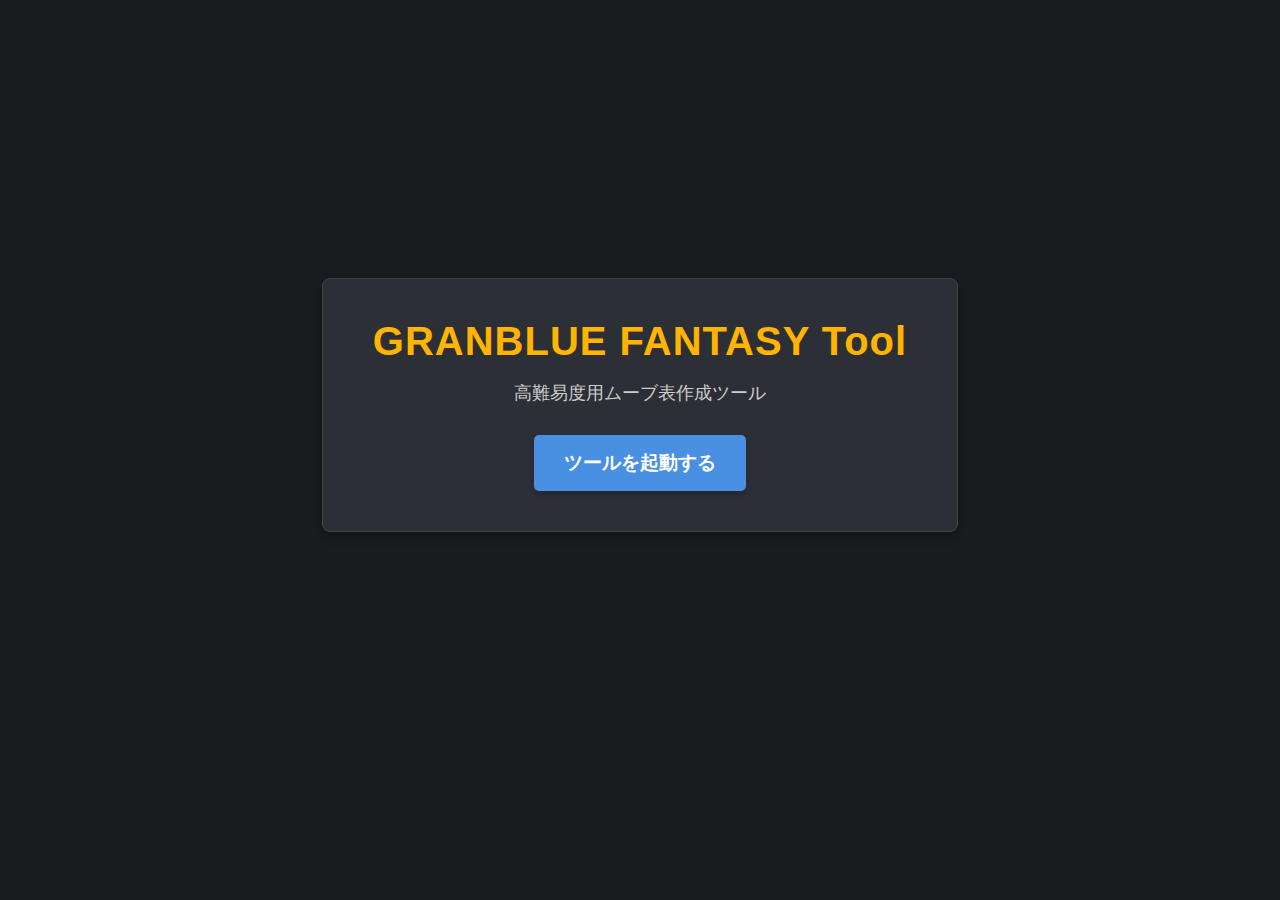
<file: index.html>
<!DOCTYPE html>
<html lang="ja">
<head>
    <meta charset="UTF-8">
    <meta name="viewport" content="width=device-width, initial-scale=1.0">
    <title>GRANBLUE FANTASY Tool</title>
    <style>
        /* CSSもこのファイルにまとめてしまいます */
        body {
            font-family: 'Hiragino Sans', 'Hiragino Kaku Gothic ProN', 'Meiryo', sans-serif;
            background-color: #1a1c20; /* ダークモード背景 */
            color: #e0e0e0;
            display: flex;
            justify-content: center;
            align-items: center;
            min-height: 90vh; /* 画面の真ん中に持ってくる */
            margin: 0;
            text-align: center;
        }

        .container {
            background-color: #2c2f36;
            padding: 40px 50px;
            border-radius: 8px;
            box-shadow: 0 4px 12px rgba(0,0,0,0.3);
            border: 1px solid #444;
        }

        h1 {
            color: #ffb400; /* グラブルの金に近い色 */
            margin-top: 0;
            margin-bottom: 10px;
            font-size: 2.5em;
            letter-spacing: 1px;
        }

        p {
            color: #ccc;
            font-size: 1.1em;
            margin-bottom: 30px;
        }

        /* ツールへのリンクボタン */
        .tool-link {
            display: inline-block;
            padding: 15px 30px;
            font-size: 1.2em;
            font-weight: bold;
            color: white;
            background-color: #4a90e2; /* メインの青 */
            text-decoration: none;
            border-radius: 5px;
            transition: background-color 0.2s, transform 0.2s;
            box-shadow: 0 3px 6px rgba(0,0,0,0.2);
        }

        .tool-link:hover {
            background-color: #68aeff; /* 少し明るい青 */
            transform: translateY(-2px);
        }
    </style>
</head>
<body>

    <div class="container">
        <h1>GRANBLUE FANTASY Tool</h1>
        <p>高難易度用ムーブ表作成ツール</p>
        
        <a href="tool.html" class="tool-link">ツールを起動する</a>
    </div>

</body>
</html>
</file>
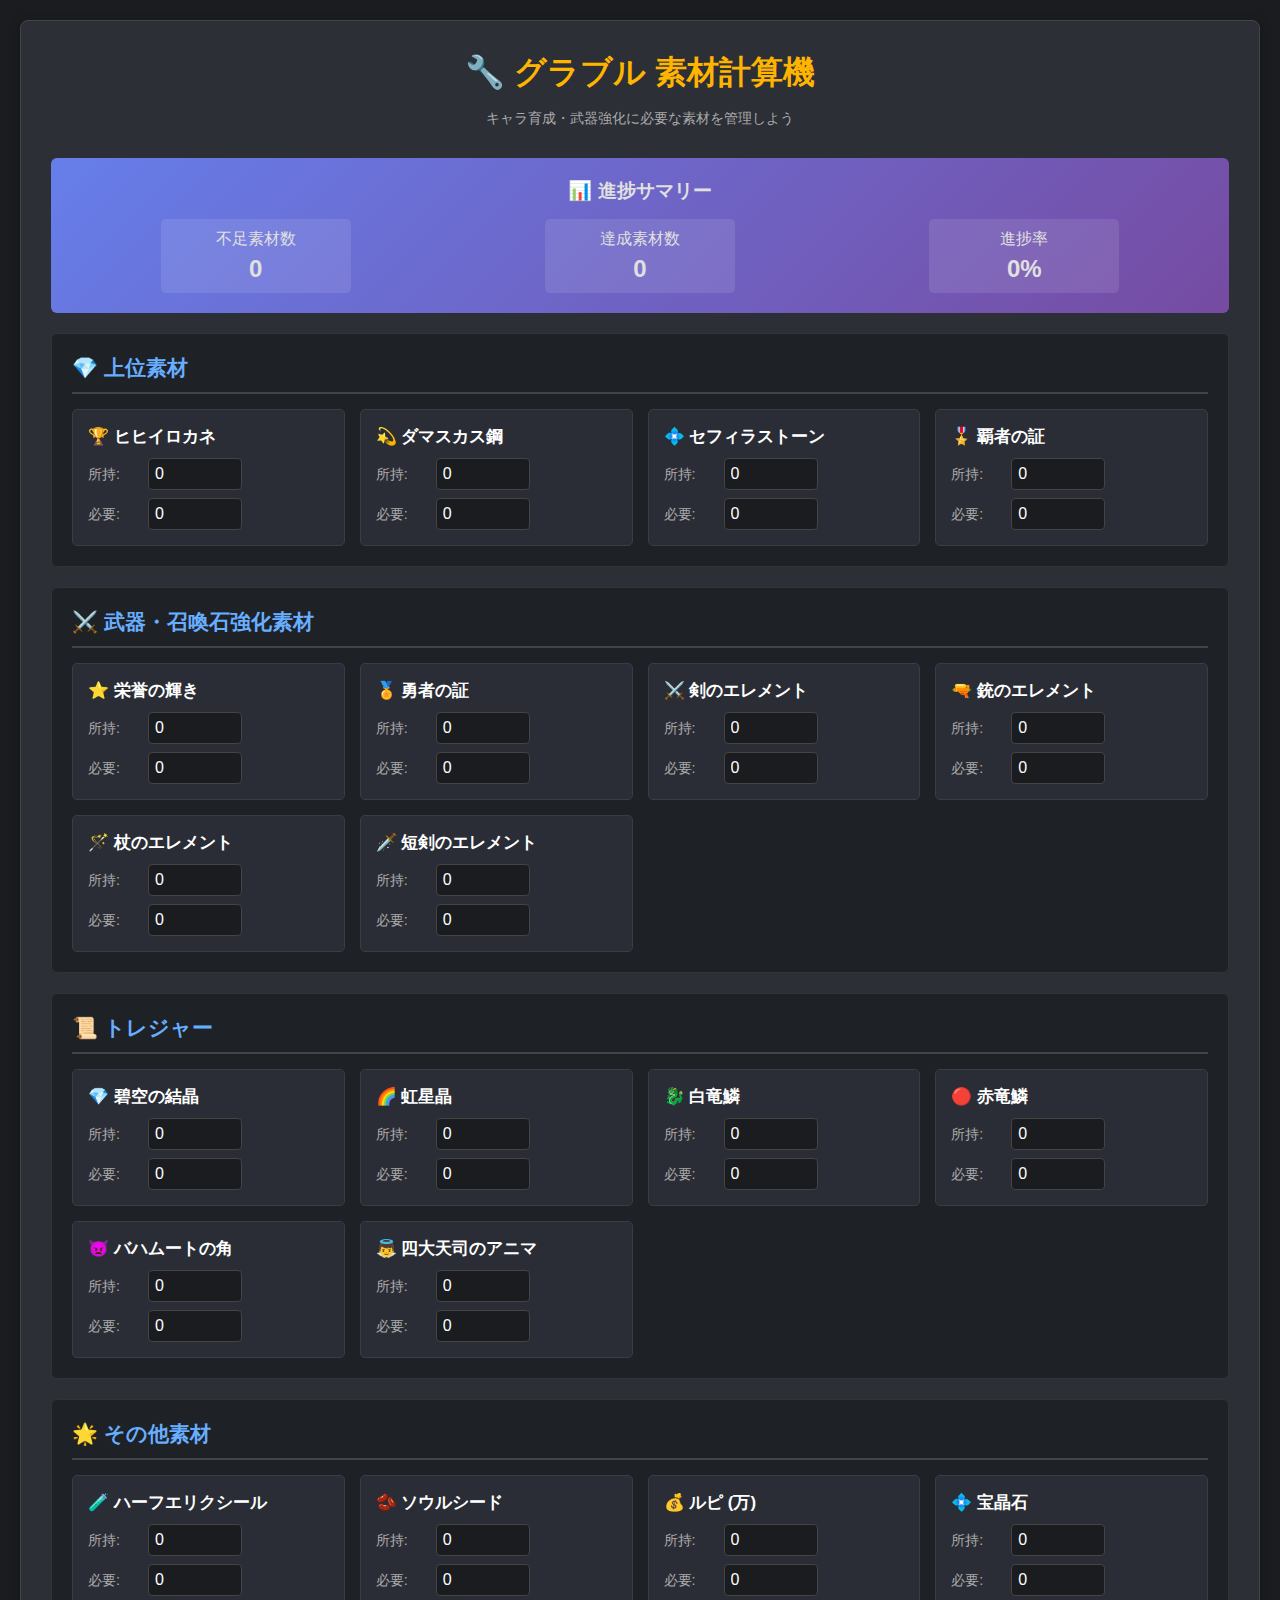
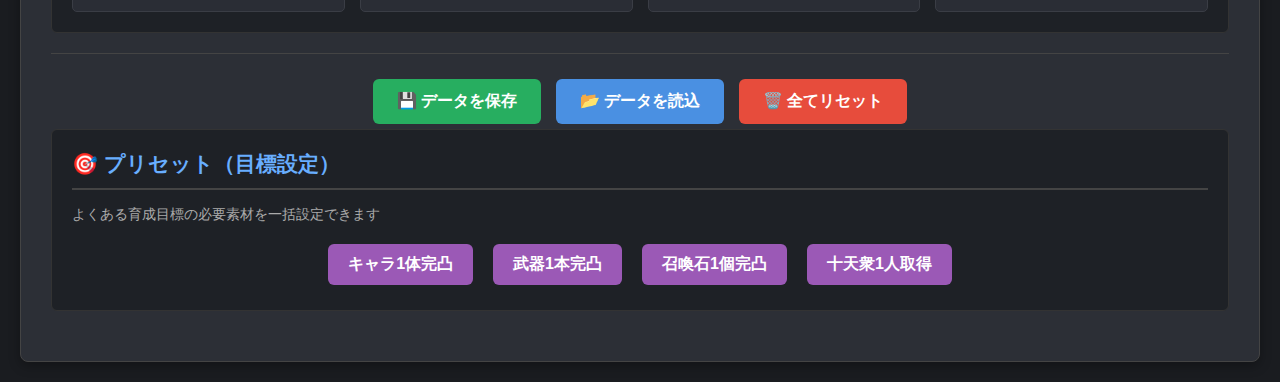
<file: material-calculator.html>
<!DOCTYPE html>
<html lang="ja">
<head>
    <meta charset="UTF-8">
    <meta name="viewport" content="width=device-width, initial-scale=1.0">
    <title>グラブル 素材計算機</title>
    <style>
        body {
            font-family: 'Hiragino Sans', 'Hiragino Kaku Gothic ProN', 'Meiryo', sans-serif;
            background-color: #1a1c20;
            color: #e0e0e0;
            margin: 0;
            padding: 20px;
        }

        .container {
            max-width: 1200px;
            margin: 0 auto;
            background-color: #2c2f36;
            padding: 30px;
            border-radius: 8px;
            box-shadow: 0 4px 12px rgba(0,0,0,0.3);
            border: 1px solid #444;
        }

        h1 {
            color: #ffb400;
            margin-top: 0;
            margin-bottom: 10px;
            font-size: 2em;
            text-align: center;
        }

        .subtitle {
            text-align: center;
            color: #aaa;
            margin-bottom: 30px;
            font-size: 0.9em;
        }

        .section {
            background-color: #1e2126;
            padding: 20px;
            border-radius: 6px;
            margin-bottom: 20px;
            border: 1px solid #333;
        }

        .section h2 {
            color: #68aeff;
            margin-top: 0;
            font-size: 1.3em;
            border-bottom: 2px solid #444;
            padding-bottom: 10px;
            margin-bottom: 15px;
        }

        .material-grid {
            display: grid;
            grid-template-columns: repeat(auto-fill, minmax(250px, 1fr));
            gap: 15px;
            margin-top: 15px;
        }

        .material-item {
            background-color: #2a2d35;
            padding: 15px;
            border-radius: 5px;
            border: 1px solid #3a3d45;
            transition: all 0.2s;
        }

        .material-item:hover {
            border-color: #68aeff;
            transform: translateY(-2px);
        }

        .material-name {
            color: #fff;
            font-weight: bold;
            margin-bottom: 10px;
            font-size: 1.05em;
        }

        .material-inputs {
            display: flex;
            gap: 10px;
            align-items: center;
            margin-top: 8px;
        }

        .material-inputs label {
            color: #aaa;
            font-size: 0.9em;
            min-width: 50px;
        }

        .material-inputs input {
            width: 80px;
            padding: 6px;
            background-color: #1a1c20;
            border: 1px solid #444;
            border-radius: 4px;
            color: #fff;
            font-size: 1em;
        }

        .material-inputs input:focus {
            outline: none;
            border-color: #68aeff;
        }

        .shortage {
            margin-top: 8px;
            padding: 8px;
            background-color: #4a2020;
            border-radius: 4px;
            color: #ff6b6b;
            font-weight: bold;
            text-align: center;
            font-size: 0.95em;
        }

        .surplus {
            margin-top: 8px;
            padding: 8px;
            background-color: #204a20;
            border-radius: 4px;
            color: #51cf66;
            font-weight: bold;
            text-align: center;
            font-size: 0.95em;
        }

        .sufficient {
            margin-top: 8px;
            padding: 8px;
            background-color: #2a4a2a;
            border-radius: 4px;
            color: #69db7c;
            text-align: center;
            font-size: 0.95em;
        }

        .btn {
            background-color: #4a90e2;
            color: white;
            border: none;
            padding: 12px 24px;
            border-radius: 6px;
            cursor: pointer;
            font-size: 1em;
            font-weight: bold;
            transition: all 0.2s;
            margin: 5px;
        }

        .btn:hover {
            background-color: #68aeff;
            transform: translateY(-2px);
        }

        .btn-danger {
            background-color: #e74c3c;
        }

        .btn-danger:hover {
            background-color: #c0392b;
        }

        .btn-success {
            background-color: #27ae60;
        }

        .btn-success:hover {
            background-color: #229954;
        }

        .controls {
            text-align: center;
            margin-top: 20px;
            padding-top: 20px;
            border-top: 1px solid #444;
        }

        .preset-buttons {
            display: flex;
            flex-wrap: wrap;
            gap: 10px;
            justify-content: center;
            margin-top: 15px;
        }

        .preset-btn {
            background-color: #9b59b6;
            padding: 10px 20px;
        }

        .preset-btn:hover {
            background-color: #8e44ad;
        }

        .summary {
            background: linear-gradient(135deg, #667eea 0%, #764ba2 100%);
            padding: 20px;
            border-radius: 6px;
            margin-bottom: 20px;
            text-align: center;
        }

        .summary h3 {
            margin: 0 0 15px 0;
            font-size: 1.2em;
        }

        .summary-stats {
            display: flex;
            justify-content: space-around;
            flex-wrap: wrap;
            gap: 15px;
        }

        .stat-item {
            background-color: rgba(255,255,255,0.1);
            padding: 10px 20px;
            border-radius: 5px;
            min-width: 150px;
        }

        .stat-value {
            font-size: 1.5em;
            font-weight: bold;
            margin-top: 5px;
        }

        @media (max-width: 768px) {
            .material-grid {
                grid-template-columns: 1fr;
            }

            .container {
                padding: 15px;
            }
        }
    </style>
</head>
<body>
    <div class="container">
        <h1>🔧 グラブル 素材計算機</h1>
        <p class="subtitle">キャラ育成・武器強化に必要な素材を管理しよう</p>

        <div class="summary">
            <h3>📊 進捗サマリー</h3>
            <div class="summary-stats">
                <div class="stat-item">
                    <div>不足素材数</div>
                    <div class="stat-value" id="shortage-count">0</div>
                </div>
                <div class="stat-item">
                    <div>達成素材数</div>
                    <div class="stat-value" id="sufficient-count">0</div>
                </div>
                <div class="stat-item">
                    <div>進捗率</div>
                    <div class="stat-value" id="progress-percent">0%</div>
                </div>
            </div>
        </div>

        <div class="section">
            <h2>💎 上位素材</h2>
            <div class="material-grid" id="high-tier-materials"></div>
        </div>

        <div class="section">
            <h2>⚔️ 武器・召喚石強化素材</h2>
            <div class="material-grid" id="weapon-materials"></div>
        </div>

        <div class="section">
            <h2>📜 トレジャー</h2>
            <div class="material-grid" id="treasure-materials"></div>
        </div>

        <div class="section">
            <h2>🌟 その他素材</h2>
            <div class="material-grid" id="other-materials"></div>
        </div>

        <div class="controls">
            <button class="btn btn-success" onclick="saveData()">💾 データを保存</button>
            <button class="btn" onclick="loadData()">📂 データを読込</button>
            <button class="btn btn-danger" onclick="resetAll()">🗑️ 全てリセット</button>
        </div>

        <div class="section">
            <h2>🎯 プリセット（目標設定）</h2>
            <p style="color: #aaa; font-size: 0.9em;">よくある育成目標の必要素材を一括設定できます</p>
            <div class="preset-buttons">
                <button class="btn preset-btn" onclick="applyPreset('character-max')">キャラ1体完凸</button>
                <button class="btn preset-btn" onclick="applyPreset('weapon-max')">武器1本完凸</button>
                <button class="btn preset-btn" onclick="applyPreset('summon-max')">召喚石1個完凸</button>
                <button class="btn preset-btn" onclick="applyPreset('eternal')">十天衆1人取得</button>
            </div>
        </div>
    </div>

    <script>
        const STORAGE_KEY = 'gbf_material_calculator_v1';

        const materials = {
            'high-tier': [
                { id: 'gold_brick', name: 'ヒヒイロカネ', icon: '🏆' },
                { id: 'Damascus_ingot', name: 'ダマスカス鋼', icon: '💫' },
                { id: 'sephira_stone', name: 'セフィラストーン', icon: '💠' },
                { id: 'supreme_merit', name: '覇者の証', icon: '🎖️' },
            ],
            'weapon': [
                { id: 'champion_merit', name: '栄誉の輝き', icon: '⭐' },
                { id: 'legendary_merit', name: '勇者の証', icon: '🏅' },
                { id: 'sword_stone', name: '剣のエレメント', icon: '⚔️' },
                { id: 'gun_stone', name: '銃のエレメント', icon: '🔫' },
                { id: 'staff_stone', name: '杖のエレメント', icon: '🪄' },
                { id: 'dagger_stone', name: '短剣のエレメント', icon: '🗡️' },
            ],
            'treasure': [
                { id: 'blue_sky_crystal', name: '碧空の結晶', icon: '💎' },
                { id: 'rainbow_prism', name: '虹星晶', icon: '🌈' },
                { id: 'white_dragon_scale', name: '白竜鱗', icon: '🐉' },
                { id: 'red_dragon_scale', name: '赤竜鱗', icon: '🔴' },
                { id: 'horn_of_bahamut', name: 'バハムートの角', icon: '👿' },
                { id: 'primarch_anima', name: '四大天司のアニマ', icon: '👼' },
            ],
            'other': [
                { id: 'half_elixir', name: 'ハーフエリクシール', icon: '🧪' },
                { id: 'soul_berry', name: 'ソウルシード', icon: '🫘' },
                { id: 'rupie', name: 'ルピ (万)', icon: '💰' },
                { id: 'crystal', name: '宝晶石', icon: '💠' },
            ]
        };

        const presets = {
            'character-max': {
                name: 'キャラ1体完凸',
                values: {
                    supreme_merit: { need: 50, have: 0 },
                    champion_merit: { need: 100, have: 0 },
                    legendary_merit: { need: 200, have: 0 },
                    rainbow_prism: { need: 300, have: 0 },
                    rupie: { need: 500, have: 0 },
                }
            },
            'weapon-max': {
                name: '武器1本完凸',
                values: {
                    Damascus_ingot: { need: 3, have: 0 },
                    sword_stone: { need: 200, have: 0 },
                    champion_merit: { need: 50, have: 0 },
                    rainbow_prism: { need: 150, have: 0 },
                    rupie: { need: 300, have: 0 },
                }
            },
            'summon-max': {
                name: '召喚石1個完凸',
                values: {
                    sephira_stone: { need: 3, have: 0 },
                    champion_merit: { need: 30, have: 0 },
                    rainbow_prism: { need: 100, have: 0 },
                    rupie: { need: 200, have: 0 },
                }
            },
            'eternal': {
                name: '十天衆1人取得',
                values: {
                    gold_brick: { need: 1, have: 0 },
                    blue_sky_crystal: { need: 50, have: 0 },
                    white_dragon_scale: { need: 100, have: 0 },
                    red_dragon_scale: { need: 100, have: 0 },
                    champion_merit: { need: 500, have: 0 },
                    supreme_merit: { need: 100, have: 0 },
                    rupie: { need: 1000, have: 0 },
                }
            }
        };

        let materialData = {};

        function initMaterials() {
            Object.keys(materials).forEach(category => {
                materials[category].forEach(mat => {
                    if (!materialData[mat.id]) {
                        materialData[mat.id] = { have: 0, need: 0 };
                    }
                });
            });
        }

        function renderMaterials() {
            Object.keys(materials).forEach(category => {
                const containerId = category === 'high-tier' ? 'high-tier-materials' :
                                   category === 'weapon' ? 'weapon-materials' :
                                   category === 'treasure' ? 'treasure-materials' : 'other-materials';
                const container = document.getElementById(containerId);
                container.innerHTML = '';

                materials[category].forEach(mat => {
                    const data = materialData[mat.id] || { have: 0, need: 0 };
                    const diff = data.have - data.need;

                    let statusHtml = '';
                    if (data.need > 0) {
                        if (diff < 0) {
                            statusHtml = `<div class="shortage">不足: ${Math.abs(diff)}</div>`;
                        } else if (diff === 0) {
                            statusHtml = `<div class="sufficient">✓ 達成！</div>`;
                        } else {
                            statusHtml = `<div class="surplus">余剰: +${diff}</div>`;
                        }
                    }

                    const itemHtml = `
                        <div class="material-item">
                            <div class="material-name">${mat.icon} ${mat.name}</div>
                            <div class="material-inputs">
                                <label>所持:</label>
                                <input type="number" min="0" value="${data.have}"
                                       onchange="updateMaterial('${mat.id}', 'have', this.value)">
                            </div>
                            <div class="material-inputs">
                                <label>必要:</label>
                                <input type="number" min="0" value="${data.need}"
                                       onchange="updateMaterial('${mat.id}', 'need', this.value)">
                            </div>
                            ${statusHtml}
                        </div>
                    `;
                    container.innerHTML += itemHtml;
                });
            });
            updateSummary();
        }

        function updateMaterial(id, field, value) {
            materialData[id][field] = parseInt(value) || 0;
            saveToLocalStorage();
            renderMaterials();
        }

        function updateSummary() {
            let shortageCount = 0;
            let sufficientCount = 0;
            let totalWithGoals = 0;

            Object.keys(materialData).forEach(id => {
                const data = materialData[id];
                if (data.need > 0) {
                    totalWithGoals++;
                    const diff = data.have - data.need;
                    if (diff < 0) {
                        shortageCount++;
                    } else {
                        sufficientCount++;
                    }
                }
            });

            const progressPercent = totalWithGoals > 0 ?
                Math.round((sufficientCount / totalWithGoals) * 100) : 0;

            document.getElementById('shortage-count').textContent = shortageCount;
            document.getElementById('sufficient-count').textContent = sufficientCount;
            document.getElementById('progress-percent').textContent = progressPercent + '%';
        }

        function applyPreset(presetId) {
            const preset = presets[presetId];
            if (!preset) return;

            if (!confirm(`プリセット「${preset.name}」を適用しますか？\n現在の必要数に上書きされます。`)) {
                return;
            }

            Object.keys(preset.values).forEach(matId => {
                if (materialData[matId]) {
                    materialData[matId].need = preset.values[matId].need;
                }
            });

            saveToLocalStorage();
            renderMaterials();
            alert(`✅ プリセット「${preset.name}」を適用しました！`);
        }

        function saveData() {
            const jsonStr = JSON.stringify(materialData, null, 2);
            const blob = new Blob([jsonStr], { type: 'application/json' });
            const url = URL.createObjectURL(blob);
            const a = document.createElement('a');
            a.href = url;
            a.download = 'gbf-materials-backup.json';
            a.click();
            URL.revokeObjectURL(url);
            alert('💾 データをファイルに保存しました！');
        }

        function loadData() {
            const input = document.createElement('input');
            input.type = 'file';
            input.accept = '.json';
            input.onchange = (e) => {
                const file = e.target.files[0];
                if (!file) return;

                const reader = new FileReader();
                reader.onload = (event) => {
                    try {
                        const data = JSON.parse(event.target.result);
                        materialData = data;
                        saveToLocalStorage();
                        renderMaterials();
                        alert('✅ データを読み込みました！');
                    } catch (error) {
                        alert('❌ ファイルの読み込みに失敗しました。');
                    }
                };
                reader.readAsText(file);
            };
            input.click();
        }

        function resetAll() {
            if (!confirm('全てのデータをリセットしますか？\nこの操作は取り消せません。')) {
                return;
            }
            materialData = {};
            initMaterials();
            saveToLocalStorage();
            renderMaterials();
            alert('🗑️ 全データをリセットしました。');
        }

        function saveToLocalStorage() {
            localStorage.setItem(STORAGE_KEY, JSON.stringify(materialData));
        }

        function loadFromLocalStorage() {
            const saved = localStorage.getItem(STORAGE_KEY);
            if (saved) {
                try {
                    materialData = JSON.parse(saved);
                } catch (e) {
                    console.error('Failed to load data:', e);
                }
            }
        }

        // 初期化
        window.onload = () => {
            initMaterials();
            loadFromLocalStorage();
            renderMaterials();
        };
    </script>
</body>
</html>
</file>
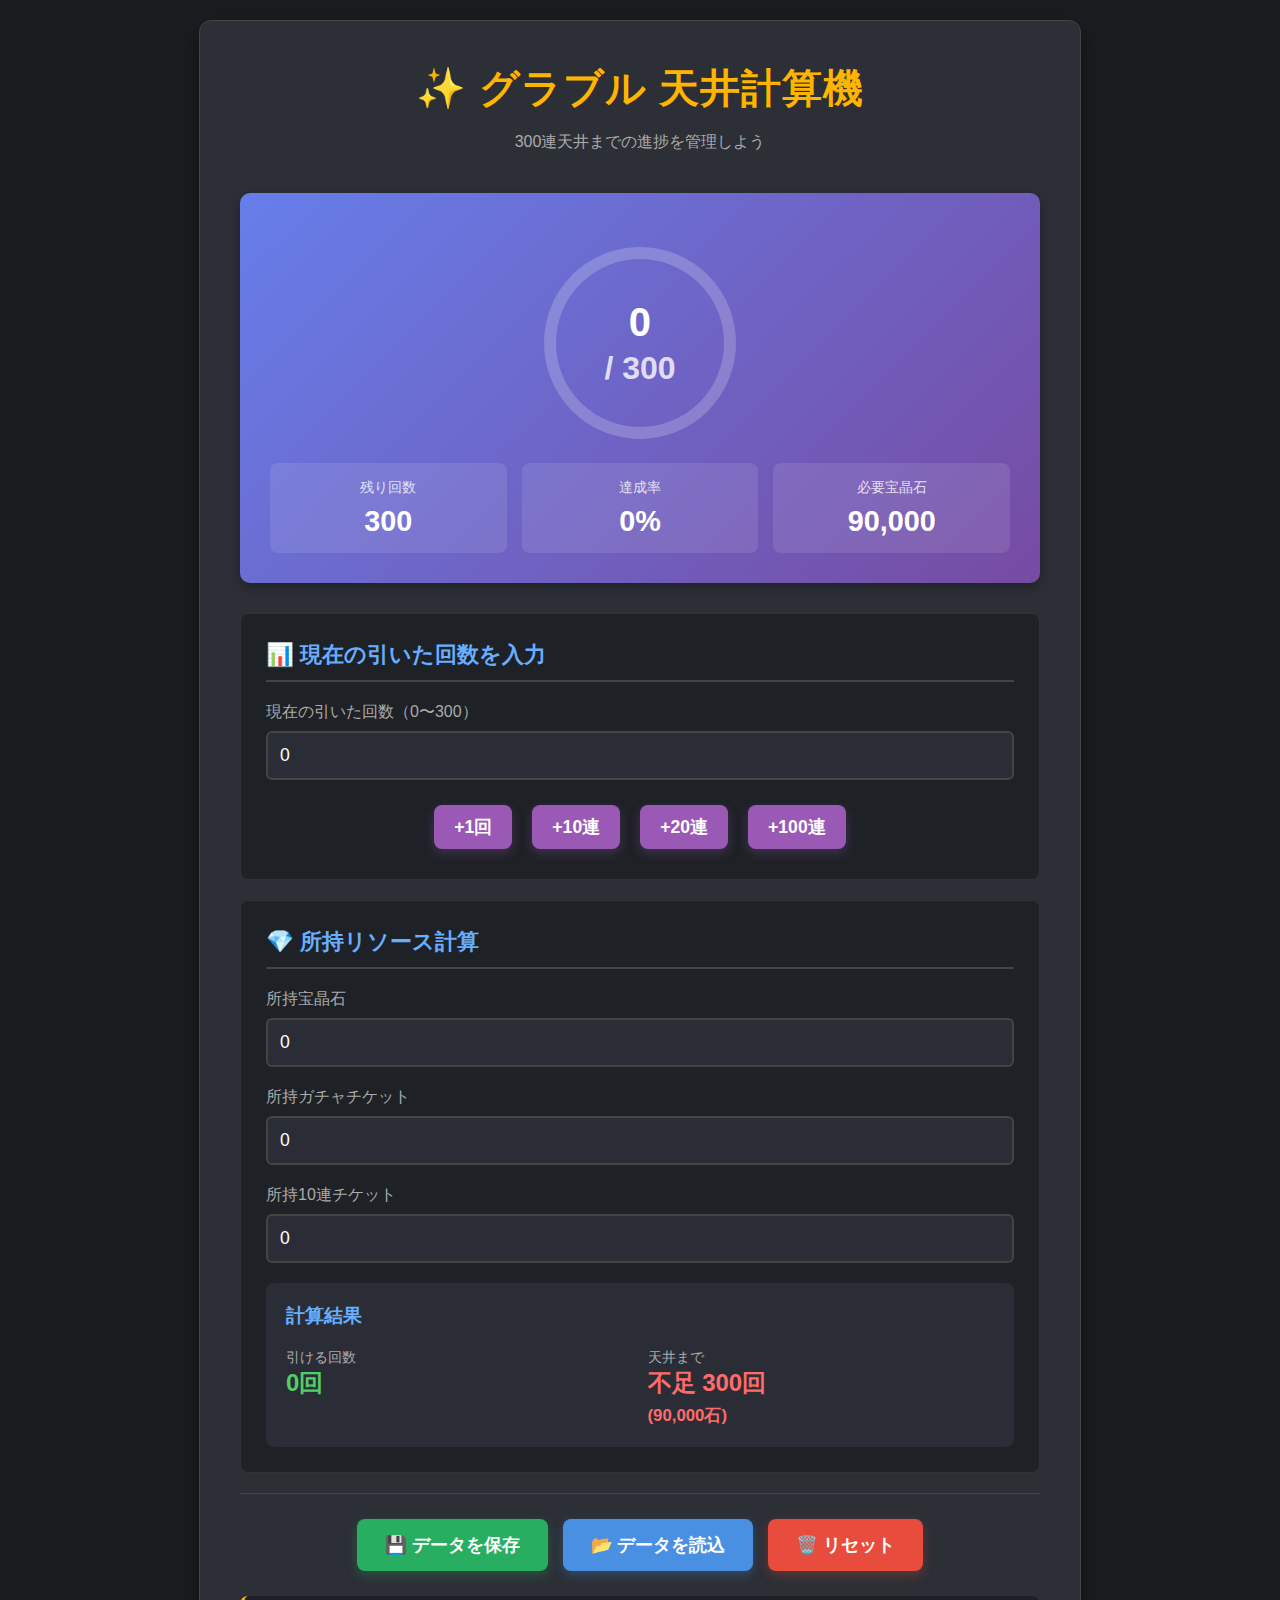
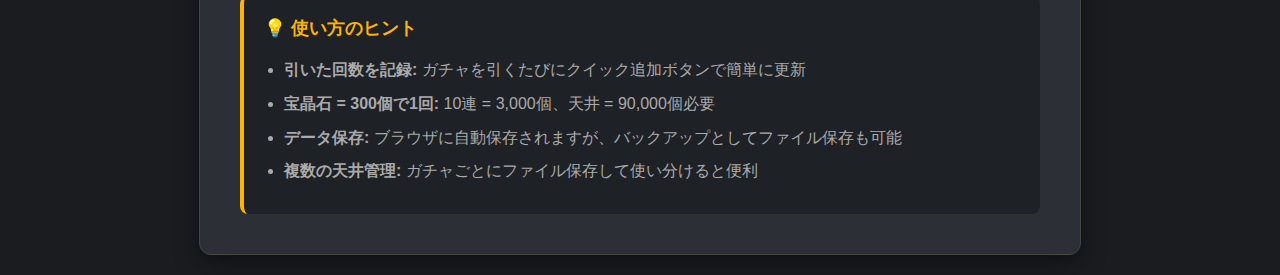
<file: spark-calculator.html>
<!DOCTYPE html>
<html lang="ja">
<head>
    <meta charset="UTF-8">
    <meta name="viewport" content="width=device-width, initial-scale=1.0">
    <title>グラブル 天井計算機</title>
    <style>
        body {
            font-family: 'Hiragino Sans', 'Hiragino Kaku Gothic ProN', 'Meiryo', sans-serif;
            background-color: #1a1c20;
            color: #e0e0e0;
            margin: 0;
            padding: 20px;
            display: flex;
            justify-content: center;
            align-items: center;
            min-height: 100vh;
        }

        .container {
            max-width: 800px;
            width: 100%;
            background-color: #2c2f36;
            padding: 40px;
            border-radius: 12px;
            box-shadow: 0 8px 24px rgba(0,0,0,0.4);
            border: 1px solid #444;
        }

        h1 {
            color: #ffb400;
            margin-top: 0;
            margin-bottom: 10px;
            font-size: 2.5em;
            text-align: center;
            letter-spacing: 1px;
        }

        .subtitle {
            text-align: center;
            color: #aaa;
            margin-bottom: 40px;
            font-size: 1em;
        }

        .spark-progress {
            background: linear-gradient(135deg, #667eea 0%, #764ba2 100%);
            padding: 30px;
            border-radius: 10px;
            margin-bottom: 30px;
            text-align: center;
            box-shadow: 0 4px 12px rgba(0,0,0,0.3);
        }

        .progress-circle {
            width: 200px;
            height: 200px;
            margin: 20px auto;
            position: relative;
        }

        .circle-bg {
            fill: none;
            stroke: rgba(255,255,255,0.2);
            stroke-width: 12;
        }

        .circle-progress {
            fill: none;
            stroke: #ffb400;
            stroke-width: 12;
            stroke-linecap: round;
            transition: stroke-dashoffset 0.5s ease;
            transform: rotate(-90deg);
            transform-origin: 50% 50%;
        }

        .progress-text {
            position: absolute;
            top: 50%;
            left: 50%;
            transform: translate(-50%, -50%);
            font-size: 2.5em;
            font-weight: bold;
            color: #fff;
        }

        .progress-label {
            font-size: 0.8em;
            color: rgba(255,255,255,0.8);
            margin-top: 5px;
        }

        .stats-grid {
            display: grid;
            grid-template-columns: repeat(auto-fit, minmax(150px, 1fr));
            gap: 15px;
            margin-top: 20px;
        }

        .stat-box {
            background-color: rgba(255,255,255,0.1);
            padding: 15px;
            border-radius: 8px;
            text-align: center;
        }

        .stat-label {
            font-size: 0.9em;
            color: rgba(255,255,255,0.8);
            margin-bottom: 8px;
        }

        .stat-value {
            font-size: 1.8em;
            font-weight: bold;
            color: #fff;
        }

        .section {
            background-color: #1e2126;
            padding: 25px;
            border-radius: 8px;
            margin-bottom: 20px;
            border: 1px solid #333;
        }

        .section h2 {
            color: #68aeff;
            margin-top: 0;
            font-size: 1.4em;
            margin-bottom: 20px;
            border-bottom: 2px solid #444;
            padding-bottom: 10px;
        }

        .input-group {
            margin-bottom: 20px;
        }

        .input-group label {
            display: block;
            color: #aaa;
            margin-bottom: 8px;
            font-size: 1em;
        }

        .input-group input {
            width: 100%;
            padding: 12px;
            background-color: #2a2d35;
            border: 2px solid #444;
            border-radius: 6px;
            color: #fff;
            font-size: 1.1em;
            box-sizing: border-box;
            transition: border-color 0.2s;
        }

        .input-group input:focus {
            outline: none;
            border-color: #68aeff;
        }

        .btn {
            background-color: #4a90e2;
            color: white;
            border: none;
            padding: 14px 28px;
            border-radius: 8px;
            cursor: pointer;
            font-size: 1.1em;
            font-weight: bold;
            transition: all 0.2s;
            margin: 5px;
            box-shadow: 0 4px 12px rgba(74, 144, 226, 0.3);
        }

        .btn:hover {
            background-color: #68aeff;
            transform: translateY(-2px);
            box-shadow: 0 6px 16px rgba(74, 144, 226, 0.4);
        }

        .btn-danger {
            background-color: #e74c3c;
            box-shadow: 0 4px 12px rgba(231, 76, 60, 0.3);
        }

        .btn-danger:hover {
            background-color: #c0392b;
            box-shadow: 0 6px 16px rgba(231, 76, 60, 0.4);
        }

        .btn-success {
            background-color: #27ae60;
            box-shadow: 0 4px 12px rgba(39, 174, 96, 0.3);
        }

        .btn-success:hover {
            background-color: #229954;
            box-shadow: 0 6px 16px rgba(39, 174, 96, 0.4);
        }

        .controls {
            text-align: center;
            margin-top: 20px;
            padding-top: 20px;
            border-top: 1px solid #444;
        }

        .quick-add {
            display: flex;
            gap: 10px;
            justify-content: center;
            flex-wrap: wrap;
            margin-top: 15px;
        }

        .quick-btn {
            background-color: #9b59b6;
            padding: 10px 20px;
            box-shadow: 0 4px 12px rgba(155, 89, 182, 0.3);
        }

        .quick-btn:hover {
            background-color: #8e44ad;
            box-shadow: 0 6px 16px rgba(155, 89, 182, 0.4);
        }

        .tips {
            background-color: #1e2126;
            padding: 20px;
            border-radius: 8px;
            border-left: 4px solid #ffb400;
            margin-top: 20px;
        }

        .tips h3 {
            color: #ffb400;
            margin-top: 0;
            font-size: 1.1em;
        }

        .tips ul {
            margin: 10px 0;
            padding-left: 20px;
            color: #aaa;
        }

        .tips li {
            margin: 8px 0;
            line-height: 1.6;
        }

        @media (max-width: 768px) {
            .container {
                padding: 20px;
            }

            h1 {
                font-size: 2em;
            }

            .progress-circle {
                width: 150px;
                height: 150px;
            }

            .progress-text {
                font-size: 2em;
            }
        }
    </style>
</head>
<body>
    <div class="container">
        <h1>✨ グラブル 天井計算機</h1>
        <p class="subtitle">300連天井までの進捗を管理しよう</p>

        <div class="spark-progress">
            <div class="progress-circle">
                <svg width="200" height="200">
                    <circle class="circle-bg" cx="100" cy="100" r="90"></circle>
                    <circle class="circle-progress" id="progress-circle" cx="100" cy="100" r="90"></circle>
                </svg>
                <div class="progress-text">
                    <span id="draws-count">0</span>
                    <div class="progress-label">/ 300</div>
                </div>
            </div>

            <div class="stats-grid">
                <div class="stat-box">
                    <div class="stat-label">残り回数</div>
                    <div class="stat-value" id="remaining-draws">300</div>
                </div>
                <div class="stat-box">
                    <div class="stat-label">達成率</div>
                    <div class="stat-value" id="completion-rate">0%</div>
                </div>
                <div class="stat-box">
                    <div class="stat-label">必要宝晶石</div>
                    <div class="stat-value" id="needed-crystals">90,000</div>
                </div>
            </div>
        </div>

        <div class="section">
            <h2>📊 現在の引いた回数を入力</h2>
            <div class="input-group">
                <label for="current-draws">現在の引いた回数（0〜300）</label>
                <input type="number" id="current-draws" min="0" max="300" value="0"
                       oninput="updateProgress()">
            </div>
            <div class="quick-add">
                <button class="btn quick-btn" onclick="addDraws(1)">+1回</button>
                <button class="btn quick-btn" onclick="addDraws(10)">+10連</button>
                <button class="btn quick-btn" onclick="addDraws(20)">+20連</button>
                <button class="btn quick-btn" onclick="addDraws(100)">+100連</button>
            </div>
        </div>

        <div class="section">
            <h2>💎 所持リソース計算</h2>
            <div class="input-group">
                <label for="crystals">所持宝晶石</label>
                <input type="number" id="crystals" min="0" value="0" oninput="calculateResources()">
            </div>
            <div class="input-group">
                <label for="tickets">所持ガチャチケット</label>
                <input type="number" id="tickets" min="0" value="0" oninput="calculateResources()">
            </div>
            <div class="input-group">
                <label for="ten-tickets">所持10連チケット</label>
                <input type="number" id="ten-tickets" min="0" value="0" oninput="calculateResources()">
            </div>

            <div style="background-color: #2a2d35; padding: 20px; border-radius: 8px; margin-top: 20px;">
                <h3 style="color: #68aeff; margin-top: 0;">計算結果</h3>
                <div style="display: grid; grid-template-columns: 1fr 1fr; gap: 15px;">
                    <div>
                        <div style="color: #aaa; font-size: 0.9em;">引ける回数</div>
                        <div style="font-size: 1.5em; font-weight: bold; color: #51cf66;" id="can-draw">0回</div>
                    </div>
                    <div>
                        <div style="color: #aaa; font-size: 0.9em;">天井まで</div>
                        <div style="font-size: 1.5em; font-weight: bold;" id="shortage-info">-</div>
                    </div>
                </div>
            </div>
        </div>

        <div class="controls">
            <button class="btn btn-success" onclick="saveData()">💾 データを保存</button>
            <button class="btn" onclick="loadData()">📂 データを読込</button>
            <button class="btn btn-danger" onclick="resetAll()">🗑️ リセット</button>
        </div>

        <div class="tips">
            <h3>💡 使い方のヒント</h3>
            <ul>
                <li><strong>引いた回数を記録:</strong> ガチャを引くたびにクイック追加ボタンで簡単に更新</li>
                <li><strong>宝晶石 = 300個で1回:</strong> 10連 = 3,000個、天井 = 90,000個必要</li>
                <li><strong>データ保存:</strong> ブラウザに自動保存されますが、バックアップとしてファイル保存も可能</li>
                <li><strong>複数の天井管理:</strong> ガチャごとにファイル保存して使い分けると便利</li>
            </ul>
        </div>
    </div>

    <script>
        const STORAGE_KEY = 'gbf_spark_calculator_v1';
        const SPARK_TARGET = 300;
        const CRYSTAL_PER_DRAW = 300;

        let sparkData = {
            currentDraws: 0,
            crystals: 0,
            tickets: 0,
            tenTickets: 0
        };

        function updateProgress() {
            const draws = parseInt(document.getElementById('current-draws').value) || 0;
            sparkData.currentDraws = Math.min(Math.max(draws, 0), SPARK_TARGET);
            document.getElementById('current-draws').value = sparkData.currentDraws;

            const remaining = SPARK_TARGET - sparkData.currentDraws;
            const percentage = Math.round((sparkData.currentDraws / SPARK_TARGET) * 100);
            const neededCrystals = remaining * CRYSTAL_PER_DRAW;

            document.getElementById('draws-count').textContent = sparkData.currentDraws;
            document.getElementById('remaining-draws').textContent = remaining;
            document.getElementById('completion-rate').textContent = percentage + '%';
            document.getElementById('needed-crystals').textContent = neededCrystals.toLocaleString();

            // Update circle progress
            const circle = document.getElementById('progress-circle');
            const radius = 90;
            const circumference = 2 * Math.PI * radius;
            const offset = circumference - (sparkData.currentDraws / SPARK_TARGET) * circumference;
            circle.style.strokeDasharray = circumference;
            circle.style.strokeDashoffset = offset;

            calculateResources();
            saveToLocalStorage();
        }

        function addDraws(amount) {
            const current = parseInt(document.getElementById('current-draws').value) || 0;
            document.getElementById('current-draws').value = Math.min(current + amount, SPARK_TARGET);
            updateProgress();
        }

        function calculateResources() {
            sparkData.crystals = parseInt(document.getElementById('crystals').value) || 0;
            sparkData.tickets = parseInt(document.getElementById('tickets').value) || 0;
            sparkData.tenTickets = parseInt(document.getElementById('ten-tickets').value) || 0;

            const drawsFromCrystals = Math.floor(sparkData.crystals / CRYSTAL_PER_DRAW);
            const drawsFromTickets = sparkData.tickets;
            const drawsFromTenTickets = sparkData.tenTickets * 10;

            const totalDraws = drawsFromCrystals + drawsFromTickets + drawsFromTenTickets;
            const remaining = SPARK_TARGET - sparkData.currentDraws;
            const shortage = remaining - totalDraws;

            document.getElementById('can-draw').textContent = totalDraws + '回';

            const shortageInfo = document.getElementById('shortage-info');
            if (shortage <= 0) {
                shortageInfo.textContent = '✓ 達成可能！';
                shortageInfo.style.color = '#51cf66';
            } else {
                const neededCrystals = shortage * CRYSTAL_PER_DRAW;
                shortageInfo.innerHTML = `不足 ${shortage}回<br><span style="font-size: 0.7em;">(${neededCrystals.toLocaleString()}石)</span>`;
                shortageInfo.style.color = '#ff6b6b';
            }

            saveToLocalStorage();
        }

        function saveData() {
            const jsonStr = JSON.stringify(sparkData, null, 2);
            const blob = new Blob([jsonStr], { type: 'application/json' });
            const url = URL.createObjectURL(blob);
            const a = document.createElement('a');
            a.href = url;
            const date = new Date().toISOString().split('T')[0];
            a.download = `gbf-spark-${date}.json`;
            a.click();
            URL.revokeObjectURL(url);
            alert('💾 データをファイルに保存しました！');
        }

        function loadData() {
            const input = document.createElement('input');
            input.type = 'file';
            input.accept = '.json';
            input.onchange = (e) => {
                const file = e.target.files[0];
                if (!file) return;

                const reader = new FileReader();
                reader.onload = (event) => {
                    try {
                        sparkData = JSON.parse(event.target.result);
                        loadDataToUI();
                        alert('✅ データを読み込みました！');
                    } catch (error) {
                        alert('❌ ファイルの読み込みに失敗しました。');
                    }
                };
                reader.readAsText(file);
            };
            input.click();
        }

        function loadDataToUI() {
            document.getElementById('current-draws').value = sparkData.currentDraws || 0;
            document.getElementById('crystals').value = sparkData.crystals || 0;
            document.getElementById('tickets').value = sparkData.tickets || 0;
            document.getElementById('ten-tickets').value = sparkData.tenTickets || 0;
            updateProgress();
        }

        function resetAll() {
            if (!confirm('全てのデータをリセットしますか？')) {
                return;
            }
            sparkData = { currentDraws: 0, crystals: 0, tickets: 0, tenTickets: 0 };
            loadDataToUI();
            alert('🗑️ データをリセットしました。');
        }

        function saveToLocalStorage() {
            localStorage.setItem(STORAGE_KEY, JSON.stringify(sparkData));
        }

        function loadFromLocalStorage() {
            const saved = localStorage.getItem(STORAGE_KEY);
            if (saved) {
                try {
                    sparkData = JSON.parse(saved);
                } catch (e) {
                    console.error('Failed to load data:', e);
                }
            }
        }

        // 初期化
        window.onload = () => {
            loadFromLocalStorage();
            loadDataToUI();
        };
    </script>
</body>
</html>
</file>
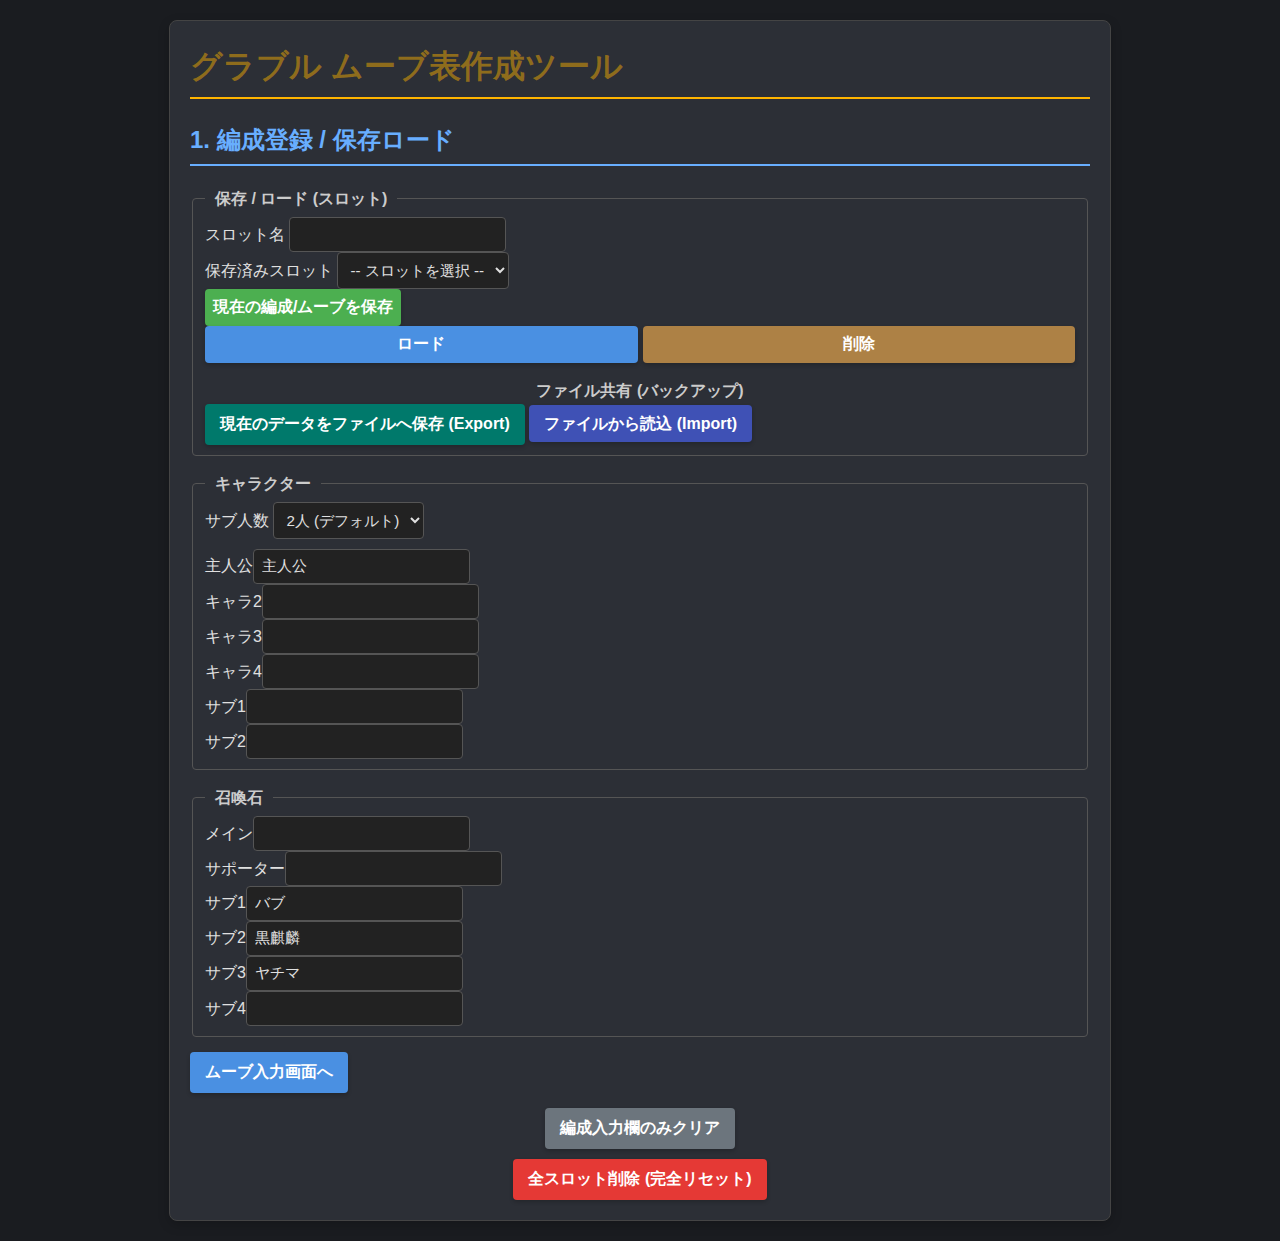
<file: tool.html>
<!DOCTYPE html>
<html lang="ja">
<head>
    <meta charset="UTF-8">
    <meta name="viewport" content="width=device-width, initial-scale=1.0">
    <title>グラブル ムーブ表作成ツール</title>
    <link rel="stylesheet" href="style.css">
    <script src="https://html2canvas.hertzen.com/dist/html2canvas.min.js"></script>
</head>
<body>

    <div class="container">
        <h1>グラブル ムーブ表作成ツール</h1>
        
        <div id="setup-phase">
            <h2>1. 編成登録 / 保存ロード</h2>
            
            <fieldset id="save-load-section">
                <legend>保存 / ロード (スロット)</legend>
                <div>
                    <label for="save-slot-name">スロット名</label>
                    <input type="text" id="save-slot-name">
                </div>
                <div>
                    <label for="load-slot-select">保存済みスロット</label>
                    <select id="load-slot-select">
                        <option value="">-- スロットを選択 --</option>
                    </select>
                </div>
                <button id="save-btn" class="btn">現在の編成/ムーブを保存</button>
                <div style="display: flex; gap: 5px;">
                    <button id="load-btn" class="btn" style="flex: 1;">ロード</button>
                    <button id="delete-btn" class="btn" style="flex: 1;">削除</button>
                </div>

                <legend style="margin-top: 15px; grid-column: 1 / -1; text-align: center;">ファイル共有 (バックアップ)</legend>
                <button id="export-btn" class="btn">現在のデータをファイルへ保存 (Export)</button>
                
                <input type="file" id="import-file-input" accept=".json, text/plain">
                <label for="import-file-input" class="btn import-btn-label">ファイルから読込 (Import)</label>
            </fieldset>

            <fieldset>
                <legend>キャラクター</legend>
                <div class="input-grid">
                    <div>
                        <label>サブ人数</label>
                        <select id="sub-member-count">
                            <option value="2" selected>2人 (デフォルト)</option>
                            <option value="5">5人 (その他)</option>
                        </select>
                    </div>
                </div>
                <div class="input-grid" style="margin-top: 10px;">
                    <div><label for="char1">主人公</label><input type="text" id="char1" value="主人公"></div>
                    <div><label for="char2">キャラ2</label><input type="text" id="char2" value=""></div>
                    <div><label for="char3">キャラ3</label><input type="text" id="char3" value=""></div>
                    <div><label for="char4">キャラ4</label><input type="text" id="char4" value=""></div>
                    <div><label for="char5">サブ1</label><input type="text" id="char5" value=""></div>
                    <div><label for="char6">サブ2</label><input type="text" id="char6" value=""></div>
                    
                    <div id="extra-sub-inputs">
                        <div><label for="char7">サブ3</label><input type="text" id="char7" value=""></div>
                        <div><label for="char8">サブ4</label><input type="text" id="char8" value=""></div>
                        <div><label for="char9">サブ5</label><input type="text" id="char9" value=""></div>
                    </div>
                </div>
            </fieldset>
            
            <fieldset>
                <legend>召喚石</legend>
                <div class="input-grid">
                    <div><label for="summon-main">メイン</label><input type="text" id="summon-main" value=""></div>
                    <div><label for="summon-support">サポーター</label><input type="text" id="summon-support" value=""></div>
                    <div><label for="summon-sub1">サブ1</label><input type="text" id="summon-sub1" value="バブ"></div>
                    <div><label for="summon-sub2">サブ2</label><input type="text" id="summon-sub2" value="黒麒麟"></div>
                    <div><label for="summon-sub3">サブ3</label><input type="text" id="summon-sub3" value="ヤチマ"></div>
                    <div><label for="summon-sub4">サブ4</label><input type="text" id="summon-sub4" value=""></div>
                </div>
            </fieldset>

            <button id="setup-complete-btn" class="btn">ムーブ入力画面へ</button>

            <div class="reset-buttons" style="margin-top: 15px;">
                <button id="reset-setup-btn" class="reset-btn btn">編成入力欄のみクリア</button>
                <button id="clear-all-data-btn" class="btn">全スロット削除 (完全リセット)</button>
            </div>
        </div>

        <div id="move-phase">
            <h2>2. ムーブ入力</h2>
            
            <div class="move-grid">
                <div class="action-panel">
                    <div id="turn-counter">TURN 1</div>
                    
                    <div>
                        <strong>このターンのメモ:</strong>
                        <textarea id="turn-memo-input" placeholder="HP予兆、敵の行動など..."></textarea>
                    </div>
                    
                    <div>
                        <strong>行動キャラ選択:</strong>
                        <div class="char-select-buttons" id="char-select-container"></div>
                    </div>
                    
                    <div>
                        <strong>アビリティ:</strong>
                        <div class="action-buttons">
                            <button class="action-btn btn" data-action="1アビ">1アビ</button>
                            <button class="action-btn btn" data-action="2アビ">2アビ</button>
                            <button class="action-btn btn" data-action="3アビ">3アビ</button>
                            <button class="action-btn btn" data-action="4アビ">4アビ</button>
                        </div>
                    </div>

                    <div>
                        <strong>その他 (キャラ別):</strong>
                        <div class="action-buttons">
                            <button class="action-btn btn" data-action="ガード">ガード</button>
                            <button class="action-btn btn attack-btn-on" data-action="キュアポ">キュアポ</button>
                        </div>
                    </div>

                    <div>
                        <strong>召喚石 (全体):</strong>
                        <div class="summon-buttons" id="summon-buttons-container"></div>
                    </div>

                    <div>
                        <strong>アイテム (全体):</strong>
                        <div class="action-buttons">
                            <button class="action-btn btn attack-btn-on" data-action="オールポーション">オールポーション</button>
                        </div>
                    </div>

                    <div>
                        <strong>ターン終了:</strong>
                        <div class="action-buttons">
                            <button class="action-btn attack-btn-off btn" data-action="攻撃 (奥義OFF)">攻撃 (奥義OFF)</button>
                            <button class="action-btn attack-btn-on btn" data-action="攻撃 (奥義ON)">攻撃 (奥義ON)</button>
                        </div>
                    </div>
                    
                    <div class="reset-buttons">
                        <button id="overwrite-save-btn" class="btn" style="background-color: #4CAF50;">現在のスロットに上書き保存</button>
                        <button id="undo-last-action-btn" class="reset-btn btn" style="background-color: #ff9800;">1つ前の操作に戻る (Undo)</button>
                        <button id="move-reset-btn" class="reset-btn btn">ムーブ履歴だけリセット</button>
                        <button id="back-to-setup-btn" class="reset-btn btn">編成登録/ロード画面に戻る</button>
                    </div>
                </div>
                
                <div>
                    <div id="mode-toggle-area">
                        <button id="goto-playback-btn" class="btn">再生モードへ ▶</button>
                    </div>

                    <div class="history-panel">
                        <strong>行動履歴 (ムーブ表)</strong>
                        <textarea id="move-history" readonly></textarea>
                        
                        <div id="export-area">
                            <span id="copy-feedback"></span>
                            <button id="copy-history-btn" class="btn">ムーブ履歴をコピー</button>
                        </div>
                    </div>
                    
                    <div class="playback-panel">
                        <strong>再生モード (カンペ)</strong>
                        <div id="playback-area">
                            </div>
                        <div id="playback-nav">
                            <button id="playback-prev-btn" class="btn">&lt; 前のターン</button>
                            <span id="playback-nav-center">TURN 1 / 1</span>
                            <button id="playback-next-btn" class="btn">次のターン &gt;</button>
                        </div>
                        <div style="margin-top: 10px; text-align: center;">
                             <button id="save-playback-image-btn" class="btn">ムーブ表を画像で保存</button>
                             <button id="back-to-edit-btn" class="reset-btn btn" style="margin-top: 5px;">編集モードに戻る</button>
                        </div>
                    </div>
                </div>
            </div>
        </div>
        
    </div>

    <script>
        // --- ローカルストレージキー ---
        const STORAGE_KEY_SLOTS = 'gbfMoveMakerV5_slots';
        const STORAGE_KEY_PREFIX = 'gbfMoveMakerV5_slot_';
        const STORAGE_KEY_CURRENT = 'gbfMoveMakerV5_currentWork';

        // --- データ構造の定義 ---
        const getDefaultWorkData = () => ({
            setup: {
                characters: ["主人公", "", "", "", "", "", "", "", ""],
                summons: ["", "", "バブ", "黒麒麟", "ヤチマ", ""],
                subCount: 2
            },
            state: {
                currentTurn: 1,
                history: "--- TURN 1 ---",
                selectedCharIndex: 0,
                turnMemos: {} 
            },
            slotName: ""
        });
        
        // --- グローバル変数 ---
        let currentWorkData = getDefaultWorkData();
        let savedSlotNames = [];
        let currentPlaybackTurn = 1;
        let totalPlaybackTurns = 1;

        // --- DOM要素の取得 ---
        const setupPhase = document.getElementById('setup-phase');
        const movePhase = document.getElementById('move-phase');
        const setupCompleteBtn = document.getElementById('setup-complete-btn');
        const charInputs = Array.from({length: 9}, (_, i) => document.getElementById(`char${i + 1}`));
        const summonInputs = [
            document.getElementById('summon-main'), document.getElementById('summon-support'),
            document.getElementById('summon-sub1'), document.getElementById('summon-sub2'),
            document.getElementById('summon-sub3'), document.getElementById('summon-sub4')
        ];
        const subMemberCountSelect = document.getElementById('sub-member-count');
        const extraSubInputs = document.getElementById('extra-sub-inputs');
        const saveSlotNameInput = document.getElementById('save-slot-name');
        const loadSlotSelect = document.getElementById('load-slot-select');
        const saveBtn = document.getElementById('save-btn');
        const loadBtn = document.getElementById('load-btn');
        const deleteBtn = document.getElementById('delete-btn');
        const clearAllDataBtn = document.getElementById('clear-all-data-btn');
        
        const exportBtn = document.getElementById('export-btn');
        const importFileInput = document.getElementById('import-file-input');
        
        const resetSetupBtn = document.getElementById('reset-setup-btn');
        const overwriteSaveBtn = document.getElementById('overwrite-save-btn');
        
        // ★V16: Undoボタン
        const undoLastActionBtn = document.getElementById('undo-last-action-btn');
        
        const turnCounter = document.getElementById('turn-counter');
        const turnMemoInput = document.getElementById('turn-memo-input'); 
        const charSelectContainer = document.getElementById('char-select-container');
        const actionButtons = document.querySelectorAll('.action-btn');
        const summonButtonsContainer = document.getElementById('summon-buttons-container');
        const historyTextarea = document.getElementById('move-history');
        
        const moveResetBtn = document.getElementById('move-reset-btn');
        const backToSetupBtn = document.getElementById('back-to-setup-btn');
        
        const copyHistoryBtn = document.getElementById('copy-history-btn');
        const copyFeedback = document.getElementById('copy-feedback');
        
        const gotoPlaybackBtn = document.getElementById('goto-playback-btn');
        const playbackArea = document.getElementById('playback-area');
        const playbackPrevBtn = document.getElementById('playback-prev-btn');
        const playbackNextBtn = document.getElementById('playback-next-btn');
        const playbackNavCenter = document.getElementById('playback-nav-center');
        const backToEditBtn = document.getElementById('back-to-edit-btn');
        const savePlaybackImageBtn = document.getElementById('save-playback-image-btn');

        // --- データ保存/ロード関数 (V7と同じ) ---
        
        function saveCurrentWork() {
            currentWorkData.setup.characters = charInputs.map(input => input.value);
            currentWorkData.setup.summons = summonInputs.map(input => input.value);
            currentWorkData.setup.subCount = parseInt(subMemberCountSelect.value, 10);
            
            if (movePhase.style.display === 'block' && !movePhase.classList.contains('playback-mode')) {
                 currentWorkData.state.turnMemos[currentWorkData.state.currentTurn] = turnMemoInput.value;
            }
            
            localStorage.setItem(STORAGE_KEY_CURRENT, JSON.stringify(currentWorkData));
        }

        function loadCurrentWork() {
            const loadedData = localStorage.getItem(STORAGE_KEY_CURRENT);
            if (loadedData) {
                currentWorkData = JSON.parse(loadedData);
                if (!currentWorkData.state.turnMemos) {
                    currentWorkData.state.turnMemos = {};
                }
            }
            loadSetupDataToDOM();
            loadStateDataToDOM();
        }

        function loadSlotNames() {
            const loadedData = localStorage.getItem(STORAGE_KEY_SLOTS);
            savedSlotNames = loadedData ? JSON.parse(loadedData) : [];
            loadSlotSelect.innerHTML = '<option value="">-- スロットを選択 --</option>';
            savedSlotNames.forEach(name => {
                const option = document.createElement('option');
                option.value = name;
                option.textContent = name;
                loadSlotSelect.appendChild(option);
            });
        }
        
        function saveSlotNames() {
            localStorage.setItem(STORAGE_KEY_SLOTS, JSON.stringify(savedSlotNames));
        }

        function loadSetupDataToDOM() {
            charInputs.forEach((input, index) => input.value = currentWorkData.setup.characters[index] || '');
            summonInputs.forEach((input, index) => input.value = currentWorkData.setup.summons[index] || '');
            subMemberCountSelect.value = currentWorkData.setup.subCount;
            toggleExtraSubInputs(currentWorkData.setup.subCount);
            saveSlotNameInput.value = currentWorkData.slotName; 
        }

        function loadStateDataToDOM() {
            turnCounter.textContent = `TURN ${currentWorkData.state.currentTurn}`;
            historyTextarea.value = currentWorkData.state.history;
            historyTextarea.scrollTop = historyTextarea.scrollHeight;
            turnMemoInput.value = currentWorkData.state.turnMemos[currentWorkData.state.currentTurn] || '';
        }

        function toggleExtraSubInputs(count) {
            extraSubInputs.style.display = (count === 5) ? 'grid' : 'none';
        }

        // --- イベントリスナー ---

        // 1. 「ムーブ入力画面へ」ボタン
        setupCompleteBtn.addEventListener('click', () => {
            saveCurrentWork();
            goToMovePhase();
        });
        
        // 2. 編成入力欄 (自動保存)
        charInputs.forEach(input => input.addEventListener('input', saveCurrentWork));
        summonInputs.forEach(input => input.addEventListener('input', saveCurrentWork));
        subMemberCountSelect.addEventListener('change', (e) => {
            toggleExtraSubInputs(parseInt(e.target.value, 10));
            saveCurrentWork();
        });
        
        // 3. ターンメモ入力欄 (自動保存)
        turnMemoInput.addEventListener('input', () => {
            currentWorkData.state.turnMemos[currentWorkData.state.currentTurn] = turnMemoInput.value;
            saveCurrentWork();
        });

        // 4. [保存] ボタン
        saveBtn.addEventListener('click', () => {
            saveCurrentWork();
            const slotName = saveSlotNameInput.value;
            if (!slotName) {
                alert('スロット名を入力してください。');
                return;
            }
            currentWorkData.slotName = slotName; // スロット名を記憶
            localStorage.setItem(STORAGE_KEY_PREFIX + slotName, JSON.stringify(currentWorkData));
            if (!savedSlotNames.includes(slotName)) {
                savedSlotNames.push(slotName);
                saveSlotNames();
                loadSlotNames();
            }
            alert(`「${slotName}」として保存しました。`);
        });
        
        // 5. [ロード] ボタン
        loadBtn.addEventListener('click', () => {
            const slotName = loadSlotSelect.value;
            if (!slotName) {
                alert('スロットを選択してください。');
                return;
            }
            const loadedData = localStorage.getItem(STORAGE_KEY_PREFIX + slotName);
            if (loadedData) {
                currentWorkData = JSON.parse(loadedData);
                if (!currentWorkData.state.turnMemos) {
                    currentWorkData.state.turnMemos = {};
                }
                saveCurrentWork();
                loadSetupDataToDOM();
                loadStateDataToDOM();
                alert(`「${slotName}」をロードしました。`);
            } else {
                alert('データのロードに失敗しました。');
            }
        });
        
        // 6. [削除] ボタン
        deleteBtn.addEventListener('click', () => {
            const slotName = loadSlotSelect.value;
            if (!slotName) return;
            if (confirm(`「${slotName}」を本当に削除しますか？`)) {
                localStorage.removeItem(STORAGE_KEY_PREFIX + slotName);
                savedSlotNames = savedSlotNames.filter(name => name !== slotName);
                saveSlotNames();
                loadSlotNames();
                alert(`「${slotName}」を削除しました。`);
            }
        });

        // 7. アクションボタン (アビ、攻撃など)
        actionButtons.forEach(btn => {
            btn.addEventListener('click', () => {
                const action = btn.dataset.action;
                const charIndex = currentWorkData.state.selectedCharIndex;
                const charName = currentWorkData.setup.characters[charIndex] || `キャラ${charIndex + 1}`;

                if (action.startsWith('攻撃')) {
                    currentWorkData.state.turnMemos[currentWorkData.state.currentTurn] = turnMemoInput.value;
                    logToHistory(`[${action}]`);
                    currentWorkData.state.currentTurn++;
                    turnCounter.textContent = `TURN ${currentWorkData.state.currentTurn}`;
                    logToHistory(`--- TURN ${currentWorkData.state.currentTurn} ---`);
                    turnMemoInput.value = ''; // V9
                    saveCurrentWork();
                
                } else if (action === 'オールポーション') {
                    logToHistory(`[${action}]`); // V10

                } else {
                    logToHistory(`[${charName}] ${action}`); // V10
                }
            });
        });
        
        // 8. 「ムーブ履歴だけリセット」ボタン
        moveResetBtn.addEventListener('click', () => {
            if (confirm('現在のムーブ履歴をリセットしますか？\n(編成情報は残ります)')) {
                currentWorkData.state.currentTurn = 1;
                currentWorkData.state.history = '--- TURN 1 ---';
                currentWorkData.state.selectedCharIndex = 0;
                currentWorkData.state.turnMemos = {};
                
                saveCurrentWork();
                loadStateDataToDOM();
                selectCharacter(0);
            }
        });

        // 9. 「編成登録画面に戻る」ボタン
        backToSetupBtn.addEventListener('click', () => {
            saveCurrentWork();
            goToSetupPhase();
        });

        // 10. 「全スロット削除」ボタン
        clearAllDataBtn.addEventListener('click', () => {
            if (confirm('本当にすべての保存データ（全スロット、現在の作業）を消去しますか？')) {
                savedSlotNames.forEach(name => {
                    localStorage.removeItem(STORAGE_KEY_PREFIX + name);
                });
                localStorage.removeItem(STORAGE_KEY_SLOTS);
                localStorage.removeItem(STORAGE_KEY_CURRENT);
                location.reload();
            }
        });
        
        // 11. [ムーブ履歴をコピー] ボタン
        copyHistoryBtn.addEventListener('click', () => {
            navigator.clipboard.writeText(historyTextarea.value).then(() => {
                showCopyFeedback('コピーしました！', true);
            }).catch(err => {
                showCopyFeedback('コピーに失敗しました', false);
            });
        });

        function showCopyFeedback(message, success) {
            copyFeedback.textContent = message;
            copyFeedback.className = success ? 'feedback-success' : 'feedback-error';
            setTimeout(() => {
                copyFeedback.textContent = '';
                copyFeedback.className = '';
            }, 2000);
        }
        
        // 12. [Export] ボタン (V11)
        exportBtn.addEventListener('click', () => {
            saveCurrentWork(); 
            const jsonString = JSON.stringify(currentWorkData, null, 2); 
            const blob = new Blob([jsonString], {type: 'application/json'});
            const url = URL.createObjectURL(blob);
            const a = document.createElement('a');
            a.href = url;
            let fileName = currentWorkData.slotName || 'gbf-move-data';
            a.download = fileName.endsWith('.json') ? fileName : fileName + '.json';
            a.click();
            URL.revokeObjectURL(url);
        });
        
        // 13. [Import] ボタン (ファイル選択時) (V11)
        importFileInput.addEventListener('change', (event) => {
            const file = event.target.files[0];
            if (!file) return;
            const reader = new FileReader();
            reader.onload = (e) => {
                try {
                    const json = JSON.parse(e.target.result);
                    if (json && json.setup && json.state) {
                        currentWorkData = json; 
                        if (!currentWorkData.state.turnMemos) {
                            currentWorkData.state.turnMemos = {};
                        }
                        saveCurrentWork(); 
                        loadSetupDataToDOM(); 
                        loadStateDataToDOM();
                        alert(`ファイル「${file.name}」をロードしました。\n編成画面で内容を確認してください。`);
                        goToSetupPhase(); 
                    } else { alert('エラー: 無効なファイル形式です。'); }
                } catch (error) { console.error('ファイル読み込みエラー:', error); alert('エラー: ファイルの読み込みに失敗しました。'); }
                event.target.value = null;
            };
            reader.onerror = () => { alert('エラー: ファイルの読み込みに失敗しました。'); event.target.value = null; };
            reader.readAsText(file);
        });

        // V14: [編成入力欄のみクリア] ボタン
        resetSetupBtn.addEventListener('click', () => {
            if (confirm('現在の編成入力欄（キャラクター、召喚石）の内容をクリアしますか？\n(ムーブ履歴や保存スロットは維持されます)')) {
                currentWorkData.setup = getDefaultWorkData().setup;
                saveCurrentWork();
                loadSetupDataToDOM();
                alert('編成入力欄をクリアしました。');
            }
        });

        // V14: [現在のスロットに上書き保存] ボタン
        overwriteSaveBtn.addEventListener('click', () => {
            saveCurrentWork();
            const currentSlotName = currentWorkData.slotName;
            if (currentSlotName) {
                localStorage.setItem(STORAGE_KEY_PREFIX + currentSlotName, JSON.stringify(currentWorkData));
                alert(`スロット「${currentSlotName}」に上書き保存しました。`);
            } else { alert('エラー: 現在のスロット名がありません。\n先に編成画面で「名前を付けて保存」してください。'); }
        });

        // ★V16: [1つ前の操作に戻る (Undo)] ボタン
        undoLastActionBtn.addEventListener('click', () => {
            const history = currentWorkData.state.history.trim(); // 現在の履歴を取得（末尾の空白削除）
            const lines = history.split('\n'); // 行ごとに分割

            if (lines.length > 1) { // 最初のターンマーカーだけの場合は何もしない
                const lastLine = lines[lines.length - 1];
                
                // 最後の行がターンマーカーで "ない" ことを確認
                if (!lastLine.startsWith('--- TURN')) {
                    lines.pop(); // 最後の行（=最後の操作）を削除
                    currentWorkData.state.history = lines.join('\n'); // 配列を文字列に戻す
                    
                    historyTextarea.value = currentWorkData.state.history; // 表示を更新
                    historyTextarea.scrollTop = historyTextarea.scrollHeight; // スクロール
                    saveCurrentWork(); // 変更を保存
                } 
                // else: 最後の行がターンマーカーなら何もしない（ターンを跨いで戻ることはできない）
            }
        });

        // --- 再生モード関連のリスナー ---
        
        gotoPlaybackBtn.addEventListener('click', () => {
            saveCurrentWork();
            movePhase.classList.add('playback-mode');
            buildPlaybackView();
        });
        backToEditBtn.addEventListener('click', () => {
            movePhase.classList.remove('playback-mode');
            loadStateDataToDOM();
        });
        playbackNextBtn.addEventListener('click', () => {
            if (currentPlaybackTurn < totalPlaybackTurns) {
                currentPlaybackTurn++;
                updatePlaybackHighlight();
            }
        });
        playbackPrevBtn.addEventListener('click', () => {
            if (currentPlaybackTurn > 1) {
                currentPlaybackTurn--;
                updatePlaybackHighlight();
            }
        });

        // V13: [ムーブ表を画像で保存] ボタン
        savePlaybackImageBtn.addEventListener('click', async () => {
            const targetElement = playbackArea;
            const originalHeight = targetElement.style.height;
            const originalOverflow = targetElement.style.overflowY;

            savePlaybackImageBtn.disabled = true;
            savePlaybackImageBtn.textContent = '画像生成中...';

            try {
                targetElement.style.height = 'auto';
                targetElement.style.overflowY = 'visible';
                await new Promise(resolve => setTimeout(resolve, 100)); 

                const canvas = await html2canvas(targetElement, {
                    backgroundColor: '#262930', 
                    useCORS: true, scrollX: 0, scrollY: 0,
                    windowWidth: targetElement.offsetWidth, 
                    windowHeight: targetElement.offsetHeight 
                });

                const imageDataUrl = canvas.toDataURL('image/png');
                const a = document.createElement('a');
                a.href = imageDataUrl;
                let fileName = currentWorkData.slotName || 'gbf-move-playback';
                a.download = fileName.endsWith('.png') ? fileName : fileName + '.png';
                a.click();

            } catch (error) { console.error('画像保存エラー:', error); alert('ムーブ表の画像保存に失敗しました。');
            } finally {
                targetElement.style.height = originalHeight;
                targetElement.style.overflowY = originalOverflow;
                savePlaybackImageBtn.disabled = false;
                savePlaybackImageBtn.textContent = 'ムーブ表を画像で保存';
            }
        });

        // --- 内部関数 ---

        function logToHistory(text) {
            currentWorkData.state.history += `\n${text}`;
            historyTextarea.value = currentWorkData.state.history;
            historyTextarea.scrollTop = historyTextarea.scrollHeight;
            saveCurrentWork();
        }

        function selectCharacter(index) {
            currentWorkData.state.selectedCharIndex = index;
            document.querySelectorAll('.char-btn').forEach(btn => btn.classList.remove('selected'));
            const selectedBtn = document.querySelector(`.char-btn[data-char-index="${index}"]`);
            if (selectedBtn) {
                selectedBtn.classList.add('selected');
            }
            saveCurrentWork();
        }
        
        function goToMovePhase() {
            const setup = currentWorkData.setup;
            
            summonButtonsContainer.innerHTML = '';
            setup.summons.forEach(summonName => {
                if (summonName) {
                    const btn = document.createElement('button');
                    btn.className = 'summon-btn btn'; 
                    btn.textContent = summonName;
                    btn.addEventListener('click', () => { logToHistory(`[召喚: ${summonName}]`); });
                    summonButtonsContainer.appendChild(btn);
                }
            });
            
            charSelectContainer.innerHTML = '';
            const totalChars = 4 + setup.subCount;
            
            for (let i = 0; i < totalChars; i++) {
                let charName = setup.characters[i];
                if (!charName) {
                    if (i === 0) charName = "主人公";
                    else if (i < 4) charName = `キャラ${i + 1}`;
                    else charName = `サブ${i - 3}`;
                }
                const btn = document.createElement('button');
                btn.className = 'char-btn';
                btn.textContent = charName;
                btn.dataset.charIndex = i;
                if (i >= 4) btn.classList.add('is-sub');
                btn.addEventListener('click', () => selectCharacter(i));
                charSelectContainer.appendChild(btn);
            }
            
            setupPhase.style.display = 'none';
            movePhase.style.display = 'block';
            movePhase.classList.remove('playback-mode');
            loadStateDataToDOM();
            selectCharacter(currentWorkData.state.selectedCharIndex);
        }
        
        function goToSetupPhase() {
            movePhase.style.display = 'none';
            setupPhase.style.display = 'block';
            loadSetupDataToDOM();
            loadSlotNames();
        }
        
        
        // --- ★V15: 再生モード用の関数 (buildPlaybackView を修正) ---
        
        function buildPlaybackView() {
            playbackArea.innerHTML = '';
            const history = currentWorkData.state.history;
            const turnMemos = currentWorkData.state.turnMemos;
            
            const regex = /(--- TURN \d+ ---)([\s\S]*?)(?=(--- TURN \d+ ---|$))/g;
            const matches = [...history.matchAll(regex)];
            
            totalPlaybackTurns = matches.length;
            
            if (totalPlaybackTurns === 0) {
                playbackArea.innerHTML = '<p>ムーブ履歴がありません。</p>';
                totalPlaybackTurns = 1; currentPlaybackTurn = 1;
                updatePlaybackHighlight(); return;
            }

            matches.forEach((match, index) => {
                const turnNumber = index + 1;
                const titleText = match[1].trim();
                const contentText = match[2].trim();
                const turnDiv = document.createElement('div');
                turnDiv.className = 'playback-turn';
                turnDiv.dataset.turn = turnNumber;
                
                const h3 = document.createElement('h3');
                h3.textContent = titleText;
                turnDiv.appendChild(h3);

                // ★V15: メモ表示を先に
                const memoText = turnMemos[turnNumber];
                if (memoText) {
                    const memoDiv = document.createElement('div');
                    memoDiv.className = 'playback-memo';
                    memoDiv.textContent = memoText;
                    turnDiv.appendChild(memoDiv); 
                }

                // 行動リスト
                const lines = contentText.split('\n');
                const ul = document.createElement('ul');
                lines.forEach(line => {
                    if(line.trim()) {
                        const li = document.createElement('li');
                        li.textContent = line.trim();
                        ul.appendChild(li);
                    }
                });
                turnDiv.appendChild(ul); 
                
                playbackArea.appendChild(turnDiv);
            });
            
            currentPlaybackTurn = Math.min(currentWorkData.state.currentTurn, totalPlaybackTurns);
            if (currentPlaybackTurn < 1) currentPlaybackTurn = 1;
            
            updatePlaybackHighlight();
        }

        function updatePlaybackHighlight() {
            playbackNavCenter.textContent = `TURN ${currentPlaybackTurn} / ${totalPlaybackTurns}`;
            playbackPrevBtn.disabled = (currentPlaybackTurn <= 1);
            playbackNextBtn.disabled = (currentPlaybackTurn >= totalPlaybackTurns);
            
            document.querySelectorAll('.playback-turn').forEach(div => {
                if (parseInt(div.dataset.turn, 10) === currentPlaybackTurn) {
                    div.classList.add('active-turn');
                    div.scrollIntoView({ behavior: 'smooth', block: 'nearest' });
                } else {
                    div.classList.remove('active-turn');
                }
            });
        }
        
        // --- 初期化処理 ---
        function initialize() {
            loadCurrentWork();
            loadSlotNames();
            
            if (!localStorage.getItem(STORAGE_KEY_CURRENT)) {
                goToSetupPhase();
            } else {
                goToMovePhase();
            }
        }
        
        initialize();

    </script>
<script src='https://storage.ko-fi.com/cdn/scripts/overlay-widget.js'></script>
<script>
  kofiWidgetOverlay.draw('alt4l', {
    'type': 'floating-chat',
    'floating-chat.donateButton.text': 'Support me',
    'floating-chat.donateButton.background-color': '#794bc4',
    'floating-chat.donateButton.text-color': '#fff'
  });
</script>
</body>
</html>
</file>
<file: style.css>
/* --- ★V8: 全体・ダークモード設定 --- */
body {
    font-family: 'Hiragino Sans', 'Hiragino Kaku Gothic ProN', 'Meiryo', sans-serif, 'Apple Color Emoji', 'Segoe UI Emoji';
    line-height: 1.6;
    background-color: #1a1c20; /* 濃い背景色 */
    color: #e0e0e0; /* 明るい文字色 */
    margin: 0;
    padding: 20px;
}

.container {
    max-width: 900px;
    margin: 0 auto;
    background-color: #2c2f36; /* 少し明るい背景 */
    padding: 20px;
    border-radius: 8px;
    box-shadow: 0 4px 12px rgba(0,0,0,0.2);
    border: 1px solid #444;
}

h1 {
    color: #ffb3007a; /* グラブルの金に近い色 */
    border-bottom: 2px solid #ffb400;
    padding-bottom: 5px;
    margin-top: 0;
}
h2 {
    color: #68aeff; /* 明るい青 */
    border-bottom: 2px solid #68aeff;
    padding-bottom: 5px;
}

/* --- ★V8: フォーム要素 (ダークモード) --- */
fieldset {
    border: 1px solid #555;
    border-radius: 4px;
    margin-bottom: 15px;
}
legend {
    font-weight: bold;
    padding: 0 10px;
    color: #ccc;
}

input[type="text"],
select,
textarea {
    background-color: #222;
    color: #e0e0e0;
    border: 1px solid #555;
    border-radius: 4px;
    padding: 8px;
    font-family: inherit;
    font-size: 0.95em;
}

input[type="text"]:focus,
select:focus,
textarea:focus {
    outline: none;
    border-color: #4a90e2; /* フォーカス時に青く */
    box-shadow: 0 0 5px rgba(74, 144, 226, 0.5);
}

::placeholder {
    color: #777;
}

/* --- ★V8: ボタン共通スタイル --- */
.btn {
    padding: 10px 15px;
    font-size: 1em;
    border: none;
    border-radius: 4px;
    cursor: pointer;
    font-weight: bold;
    color: rgb(255, 255, 255);
    transition: filter 0.2s, box-shadow 0.2s;
    box-shadow: 0 2px 4px rgba(0,0,0,0.2);
}
.btn:hover {
    filter: brightness(110%);
}
.btn:active {
    filter: brightness(90%);
    box-shadow: none;
}
.btn:disabled {
    background-color: #555 !important;
    color: #999;
    cursor: not-allowed;
    filter: none;
    box-shadow: none;
}


/* --- ★V8: ボタン個別スタイル --- */

/* メイン・リセット系 */
#setup-complete-btn { background-color: #4a90e2; } /* プライマリ青 */
.reset-btn { background-color: #6c757d; } /* グレー */
#clear-all-data-btn { background-color: #e53935; } /* 警告赤 */

/* 保存/ロード系 */
#save-btn { background-color: #4CAF50; padding: 8px; } /* 緑 */
#load-btn { background-color: #4a90e2; padding: 8px; } /* 青 */
#delete-btn { background-color: #f0ac4ea8; padding: 8px; } /* オレンジ */

/* アクションパネル */
.action-btn {
    padding: 10px;
    word-break: break-all;
    background-color: #ffb300c0; /* アビリティ (黄) */
    color: #1a1c20; /* 暗い文字色 */
}
.summon-btn {
    padding: 10px;
    word-break: break-all;
    background-color: #9b59b6; /* 召喚 (紫) */
    color: white;
}
[data-action="ガード"] { background-color: #0288d1; color: white; } /* ガード (青) */
.attack-btn-off { background-color: #d9534f; } /* 攻撃OFF (赤) */
.attack-btn-on { background-color: #5cb85c; } /* 攻撃ON (緑) */
#goto-playback-btn { background-color: #28a745; } /* 再生 (緑) */
#copy-history-btn { background-color: #5bc0de; } /* コピー (水色) */


/* キャラ選択 */
.char-btn {
    padding: 8px;
    background-color: #444;
    border: 1px solid #666;
    border-radius: 4px;
    cursor: pointer;
    text-align: center;
    word-break: break-all;
    color: #ddd;
    transition: all 0.2s;
}
.char-btn.is-sub {
    background-color: #3a3a3a;
    color: #999;
    font-style: italic;
}
.char-btn:hover {
    border-color: #888;
}
.char-btn.selected {
    background-color: #4a90e2;
    color: white;
    font-weight: bold;
    border-color: #68aeff;
}

/* --- ★V8: グリッド・レイアウト (V7と同じ) --- */
#extra-sub-inputs {
    display: none;
    grid-template-columns: repeat(auto-fill, minmax(150px, 1fr));
    gap: 10px;
    grid-column: 1 / -1;
    margin-top: 10px;
}
.move-grid {
    display: grid;
    grid-template-columns: 200px 1fr;
    gap: 20px;
}
#move-phase.playback-mode .move-grid {
    grid-template-columns: 1fr;
}
#move-phase.playback-mode .action-panel {
    display: none;
}
.action-panel {
    display: flex;
    flex-direction: column;
    gap: 15px;
}
#turn-counter {
    font-size: 1.5em;
    font-weight: bold;
    text-align: center;
    margin-bottom: 10px;
    color: #e57373; /* ターン (赤系) */
}
.char-select-buttons,
.action-buttons,
.summon-buttons {
    display: grid;
    grid-template-columns: 1fr 1fr;
    gap: 5px;
}
.reset-buttons {
    display: flex;
    flex-direction: column;
    gap: 5px;
    margin-top: 10px;
}

/* --- ★V8: 履歴・再生 (ダークモード) --- */
#move-history {
    width: 100%;
    height: 400px;
    font-family: 'SFMono-Regular', Consolas, 'Liberation Mono', Menlo, Courier, monospace;
    font-size: 0.9em;
    padding: 10px;
    box-sizing: border-box;
    background-color: #111; /* ターミナル風の黒 */
    color: #b0c4de; /* 明るい青 */
    resize: vertical;
}

#export-area {
    text-align: right;
    margin-top: 10px;
}
.feedback-success {
    font-size: 0.9em;
    color: #4CAF50;
    margin-left: 10px;
}
.feedback-error {
    font-size: 0.9em;
    color: #e53935;
    margin-left: 10px;
}

/* 再生モード */
.history-panel { display: block; }
.playback-panel { display: none; }
#move-phase.playback-mode .history-panel { display: none; }
#move-phase.playback-mode .playback-panel { display: block; }

#playback-area {
    height: 400px;
    overflow-y: auto;
    border: 1px solid #444;
    border-radius: 4px;
    padding: 10px;
    background-color: #262930;
}
.playback-turn {
    background-color: #333;
    border: 1px solid #444;
    border-radius: 5px;
    margin-bottom: 10px;
    padding: 10px;
    transition: background-color 0.3s, border-color 0.3s;
}
.playback-turn.active-turn {
    background-color: #4a402a; /* ハイライト (黄土色) */
    border-color: #ffb30085; /* ハイライト (金) */
}
.playback-turn h3 {
    margin: 0 0 10px 0;
    padding-bottom: 5px;
    border-bottom: 1px dashed #666;
    color: #ffb3005e;
}
.playback-turn ul {
    margin: 0;
    padding-left: 20px;
}
.playback-turn li {
    font-family: 'SFMono-Regular', Consolas, 'Liberation Mono', Menlo, Courier, monospace;
    font-size: 1.1em;
    list-style: square;
    color: #ddd;
}
.playback-memo {
    background-color: #2a3947; /* メモ (青系) */
    border: 1px solid #4a90e2;
    border-radius: 4px;
    padding: 8px;
    margin-top: 10px;
    font-size: 0.95em;
    white-space: pre-wrap;
    color: #e0e0e0;
}

#playback-nav {
    display: flex;
    justify-content: space-between;
    align-items: center;
    margin-top: 10px;
}
#playback-nav-center {
    font-size: 1.2em;
    font-weight: bold;
    color: #e57373;
}
#mode-toggle-area {
    margin: 10px 0;
    text-align: right;
}

/* --- ★V11: インポート/エクスポートボタン --- */

/* 保存/ロードエリアのレイアウトを調整 */
#save-load-section {
    grid-template-columns: 1fr 1fr 1fr 1fr; /* 4列に変更 */
    gap: 10px 15px;
}

/* ファイル入力ボタンを隠す */
#import-file-input {
    display: none;
}

/* ファイル入力をボタンのように見せる */
.import-btn-label {
    grid-column: 1 / -1; /* 横幅いっぱいに広げる */
    background-color: #3f51b5; /* インポート (藍色) */
    text-align: center;
    padding: 10px 15px;
}

#export-btn {
    grid-column: 1 / -1; /* 横幅いっぱいに広げる */
    background-color: #00796b; /* エクスポート (緑系) */
}

/* --- ★V14: ボタンの色調整 --- */
/* ムーブ表を画像で保存ボタンの色を変更 */
#save-playback-image-btn {
    background-color: #f44336; /* 赤系 (マゼンタに近い) */
    color: white; /* テキストを白に */
    font-weight: bold; /* 少し太字に */
}

/* 画像生成中のボタンの色 */
#save-playback-image-btn[disabled] {
    background-color: #b71c1c; /* 生成中は少し暗い赤に */
    cursor: not-allowed;
}

/* --- ★V12: 編成情報（メモ・画像） --- */
/* 全体メモ */
#overall-memo-input {
    width: 100%;
    box-sizing: border-box;
    min-height: 80px; /* 少し大きめに */
    font-size: 0.95em;
    resize: vertical; /* 縦方向だけリサイズ可能に */
}

/* 画像アップロード */
#weapon-image-upload-area {
    margin-top: 15px;
    border: 2px dashed #555; /* 点線枠 */
    border-radius: 5px;
    padding: 15px;
    text-align: center;
    cursor: pointer;
    background-color: #3a3a3a;
    transition: background-color 0.2s;
}
#weapon-image-upload-area:hover {
    background-color: #4a4a4a;
    border-color: #777;
}
#weapon-image-preview {
    max-width: 100%;
    max-height: 200px; /* プレビューの高さを制限 */
    margin-top: 10px;
    border-radius: 4px;
    display: none; /* JSで表示制御 */
}
#clear-weapon-image-btn {
    margin-top: 5px;
    background-color: #e53935; /* 赤 */
    display: none; /* JSで表示制御 */
}
#upload-feedback {
    font-size: 0.8em;
    color: #aaa;
    margin-top: 5px;
}

/* --- ★V19: ペーストボタン --- */
#paste-image-btn {
    margin-top: 5px;
    margin-left: 10px; /* 画像削除ボタンとの間隔 */
    background-color: #03a9f4; /* 水色系 */
}

.reset-buttons {
    display: flex;
    gap: 10px;
    align-items: center;
}


/* --- ★V23: 分岐機能 --- */

/* 分岐入力UI */
#branching-controls {
    margin-top: 15px;
    padding: 10px;
    border: 1px dashed #ff9800; /* オレンジの点線 */
    border-radius: 4px;
    background-color: rgba(255, 152, 0, 0.1); /* 薄いオレンジ背景 */
}
#branching-status {
    font-weight: bold;
    color: #ffb400; /* 金色 */
    margin-bottom: 10px;
    text-align: center;
}
#branching-buttons {
    display: grid;
    grid-template-columns: 1fr 1fr;
    gap: 10px;
}
#next-branch-btn { background-color: #03a9f4; } /* 水色 */
#finish-branching-btn { background-color: #4CAF50; } /* 緑 */
#start-branching-btn { background-color: #ff9800; margin-top: 10px; width:100%;} /* オレンジ */

/* 再生モードでの分岐表示 */
.playback-turn.has-branches {
    padding: 0; /* 分岐があるターンの内側のパディングを削除 */
    border-style: dashed; /* 分岐ターンは点線で囲む */
    border-color: #ffb400;
}
.playback-branches-container {
    display: flex; /* 横並びにする */
    gap: 10px; /* 分岐間の隙間 */
    padding: 10px; /* 内側のパディング */
}
.playback-branch {
    flex: 1; /* 幅を均等に分ける */
    border: 1px solid #555;
    border-radius: 4px;
    padding: 8px;
    background-color: #3a3a3a; /* 各分岐の背景色 */
}
.playback-branch h4 { /* 分岐ラベル (A, B) */
    margin: 0 0 8px 0;
    padding-bottom: 4px;
    border-bottom: 1px solid #777;
    color: #ffb400;
    font-size: 1em;
}
/* 分岐があるターンの見出し (h3) はコンテナの外に表示 */
.playback-turn.has-branches > h3 {
    padding: 10px;
    margin: 0;
    border-bottom: 1px dashed #666;
}

/* Undoボタンを無効化 */
#undo-last-action-btn {
    display: none; /* V23では一旦非表示 */
}
/* --- ★V24: 分岐機能改善 --- */

/* 再生モードでの分岐表示 (最大3列) */
.playback-branches-container {
    display: grid; /* FlexboxからGridに変更 */
    grid-template-columns: repeat(auto-fit, minmax(150px, 1fr)); /* 列数を自動調整 */
    gap: 10px;
    padding: 10px;
}

/* Undoボタンを再表示 */
#undo-last-action-btn {
    display: block !important; /* !importantで強制表示 */
    background-color: #ff99007c !important; /* 色指定も念のため */
}
/* --- ★V26: 分岐機能改善 (再編集) --- */

/* 分岐選択ボタン */
#branching-selector {
    display: flex;
    justify-content: center;
    gap: 10px;
    margin-bottom: 10px;
}
.branch-select-btn {
    padding: 5px 15px;
    font-size: 0.9em;
    background-color: #555;
    border: 1px solid #777;
    color: #ccc;
    cursor: pointer;
    border-radius: 4px;
    transition: background-color 0.2s, border-color 0.2s;
}
.branch-select-btn.active-branch-edit {
    background-color: #ff990050; /* オレンジ */
    color: #1a1c20;
    border-color: #ffb3003f;
    font-weight: bold;
}
.branch-select-btn:hover:not(.active-branch-edit) {
    background-color: #666;
}
</file>
